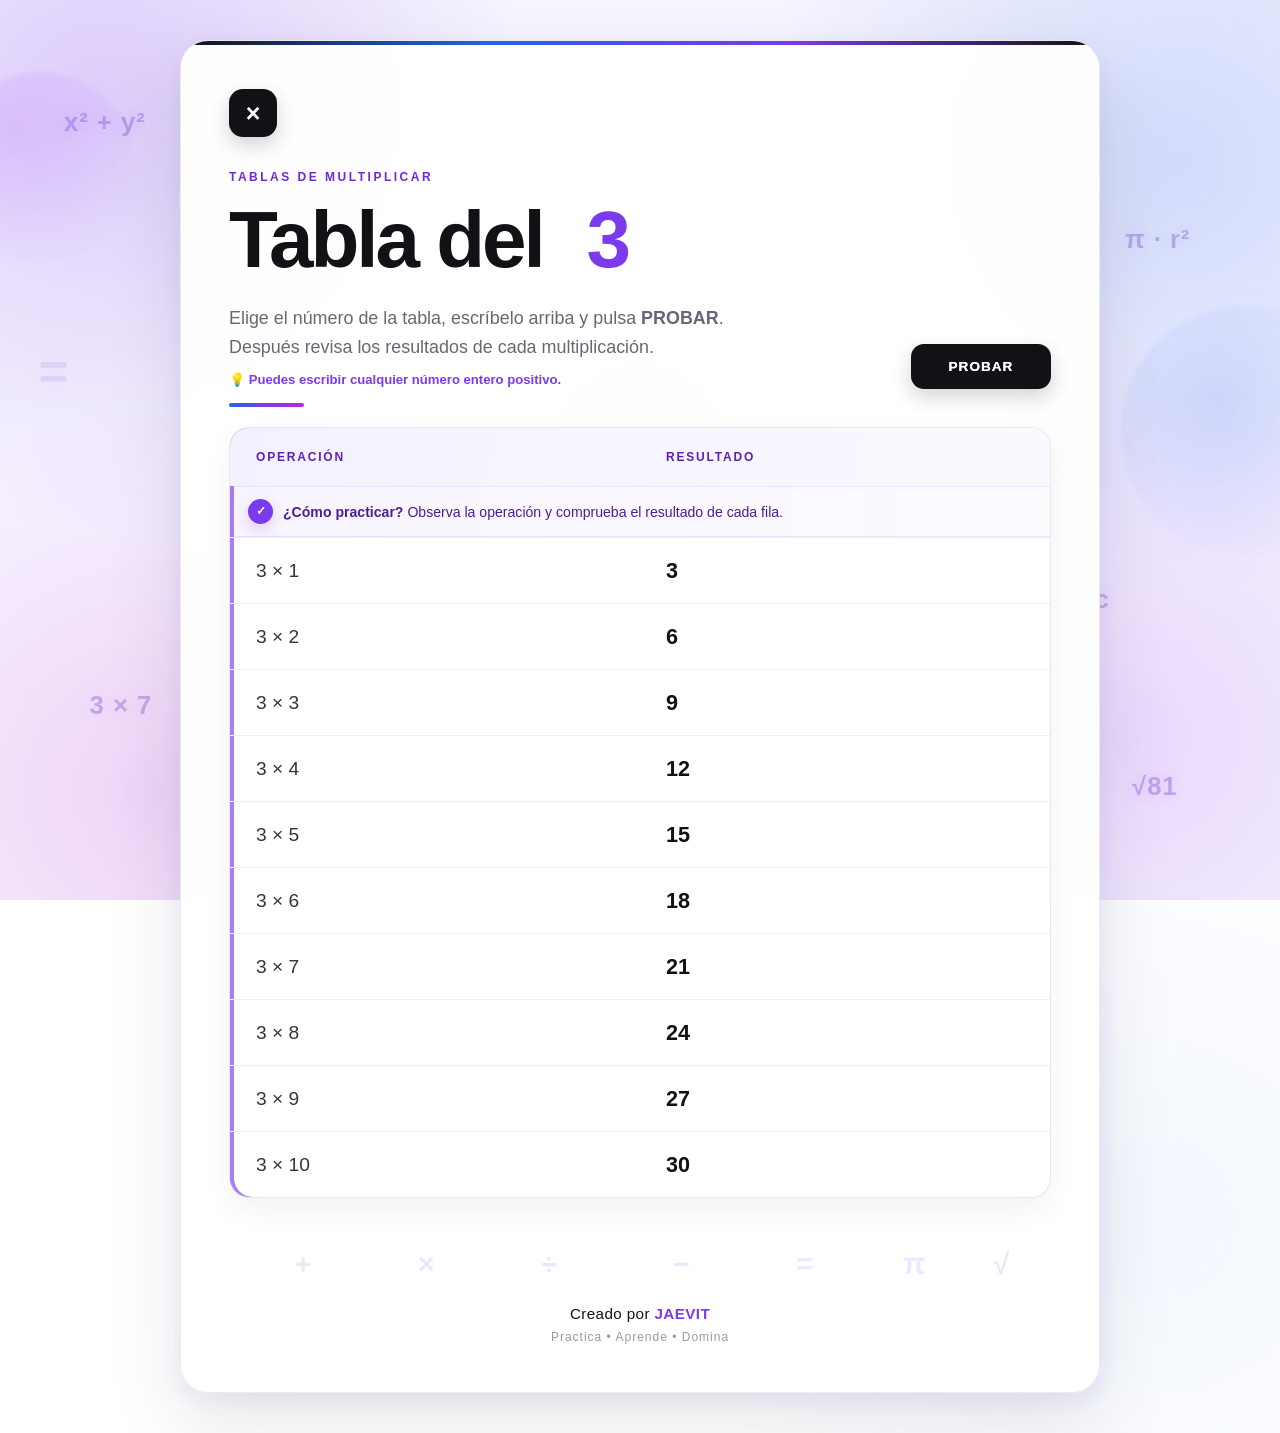
<file: tablas/index.html>
<!DOCTYPE html>
<html lang="es">

<head>
    <meta charset="UTF-8">
    <meta name="viewport" content="width=device-width, initial-scale=1.0">
    <title>Tabla del 3</title>
    <link rel="stylesheet" href="multiplicar.css">
</head>

<body>

    <div class="universo-matematico" aria-hidden="true">
        <span class="burbuja burbuja-1"></span>
        <span class="burbuja burbuja-2"></span>
        <span class="burbuja burbuja-3"></span>
        <span class="burbuja burbuja-4"></span>
        <span class="formula formula-1">x² + y²</span>
        <span class="formula formula-2">π · r²</span>
        <span class="formula formula-3">3 × 7</span>
        <span class="formula formula-4">√81</span>
        <span class="formula formula-5">a + b = c</span>
        <span class="punto-matematico punto-1">+</span>
        <span class="punto-matematico punto-2">×</span>
        <span class="punto-matematico punto-3">÷</span>
        <span class="punto-matematico punto-4">=</span>
    </div>

    <main class="contenedor">

        <!-- Logo matemático -->
        <div class="logo-matematico" aria-label="Logo matemático">
            <span>×</span>
        </div>

        <header class="encabezado">

            <div class="encabezado-texto">
                <span class="etiqueta">TABLAS DE MULTIPLICAR</span>

                <h1>
                    Tabla del
                    <input
                        class="numero-tabla"
                        id="txtNumeroTabla"
                        type="number"
                        min="1"
                        step="1"
                        value="3"
                        aria-label="Número de tabla"
                        title="Escribe el número de la tabla que quieres practicar"
                    >
                    <span class="aviso-input" aria-hidden="true">✎ Escribe un número</span>
                </h1>

                <p>
                    Elige el número de la tabla, escríbelo arriba y pulsa <strong>PROBAR</strong>.
                    Después revisa los resultados de cada multiplicación.
                </p>
                <small class="ayuda-tabla">
                    💡 Puedes escribir cualquier número entero positivo.
                </small>
            </div>

            <button class="btn-probar" onclick="generarNumeroTabla()">
                PROBAR
            </button>

        </header>


        <section class="tabla-container">

            <div class="tabla-header">
                <span>Operación</span>
                <span>Resultado</span>
            </div>

            <div class="tabla-ayuda" role="note">
                <span class="tabla-ayuda-icono">✓</span>
                <span><strong>¿Cómo practicar?</strong> Observa la operación y comprueba el resultado de cada fila.</span>
            </div>

            <div id="contenedorTablas">

                <div class="fila">
                    <span>3 × 1</span>
                    <strong>3</strong>
                </div>

                <div class="fila">
                    <span>3 × 2</span>
                    <strong>6</strong>
                </div>

                <div class="fila">
                    <span>3 × 3</span>
                    <strong>9</strong>
                </div>

                <div class="fila">
                    <span>3 × 4</span>
                    <strong>12</strong>
                </div>

                <div class="fila">
                    <span>3 × 5</span>
                    <strong>15</strong>
                </div>

                <div class="fila">
                    <span>3 × 6</span>
                    <strong>18</strong>
                </div>

                <div class="fila">
                    <span>3 × 7</span>
                    <strong>21</strong>
                </div>

                <div class="fila">
                    <span>3 × 8</span>
                    <strong>24</strong>
                </div>

                <div class="fila">
                    <span>3 × 9</span>
                    <strong>27</strong>
                </div>

                <div class="fila">
                    <span>3 × 10</span>
                    <strong>30</strong>
                </div>

            </div>
        </section>


        <footer>

            <div class="simbolos-matematicos" aria-hidden="true">
                <span>+</span>
                <span>×</span>
                <span>÷</span>
                <span>−</span>
                <span>=</span>
                <span>π</span>
                <span>√</span>
            </div>

            <p>
                Creado por <strong>JAEVIT</strong>
            </p>

            <small>
                Practica • Aprende • Domina
            </small>

        </footer>

    </main>

    <script src="multiplicar.js"></script>

</body>
</html>
</file>
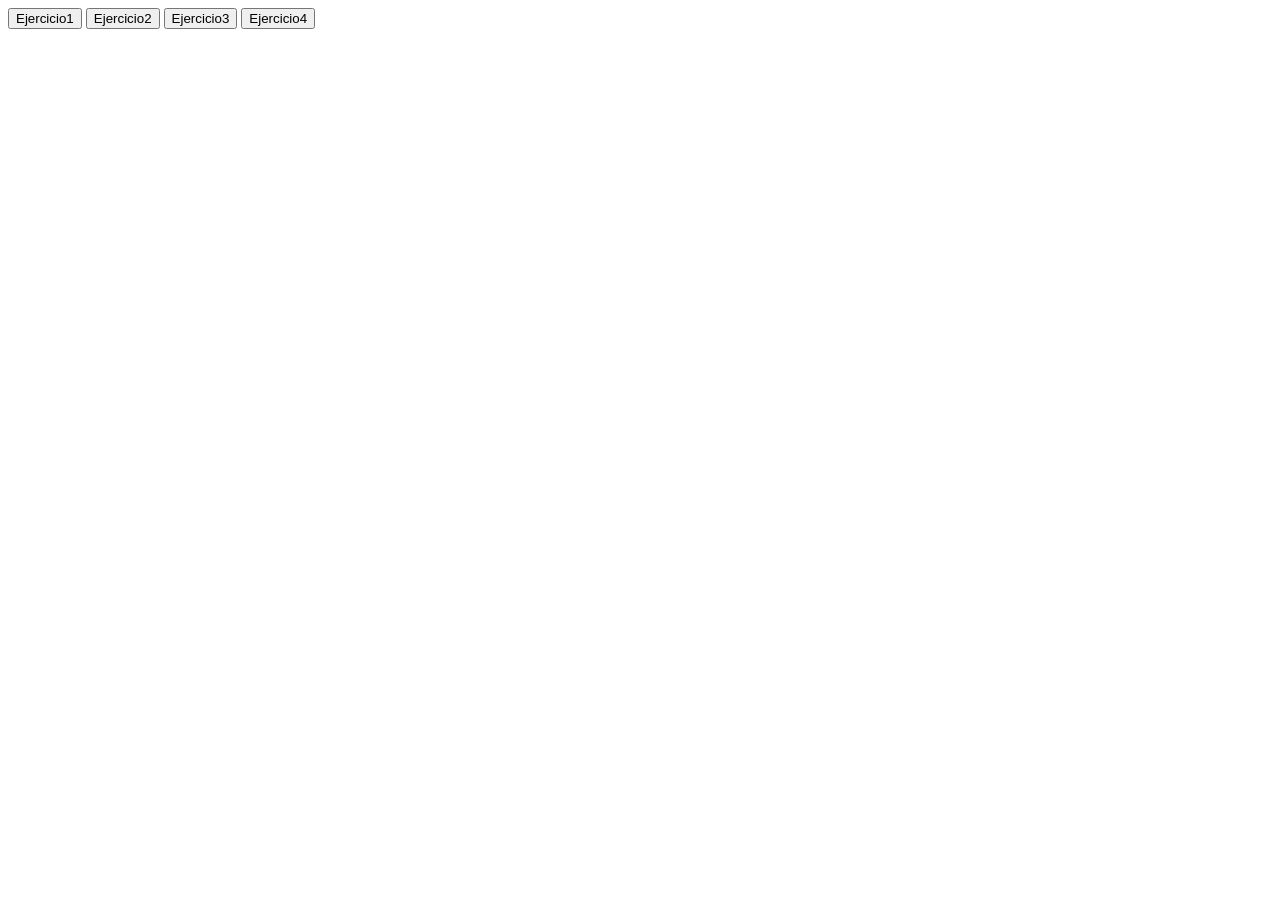
<file: ejercicio.html>
<!DOCTYPE html>
<html lang="en">
<head>
    <meta charset="UTF-8">
    <meta name="viewport" content="width=device-width, initial-scale=1.0">
    <title>Document</title>
    <script src="ejercicio.js"></script>
</head>
<body>

    <button onclick="ejecutar(1)">Ejercicio1</button>
    <button onclick="ejecutar(2)">Ejercicio2</button>
    <button onclick="ejecutar(3)">Ejercicio3</button>
    <button onclick="ejecutar(4)">Ejercicio4</button>
    
</body>
</html>
</file>
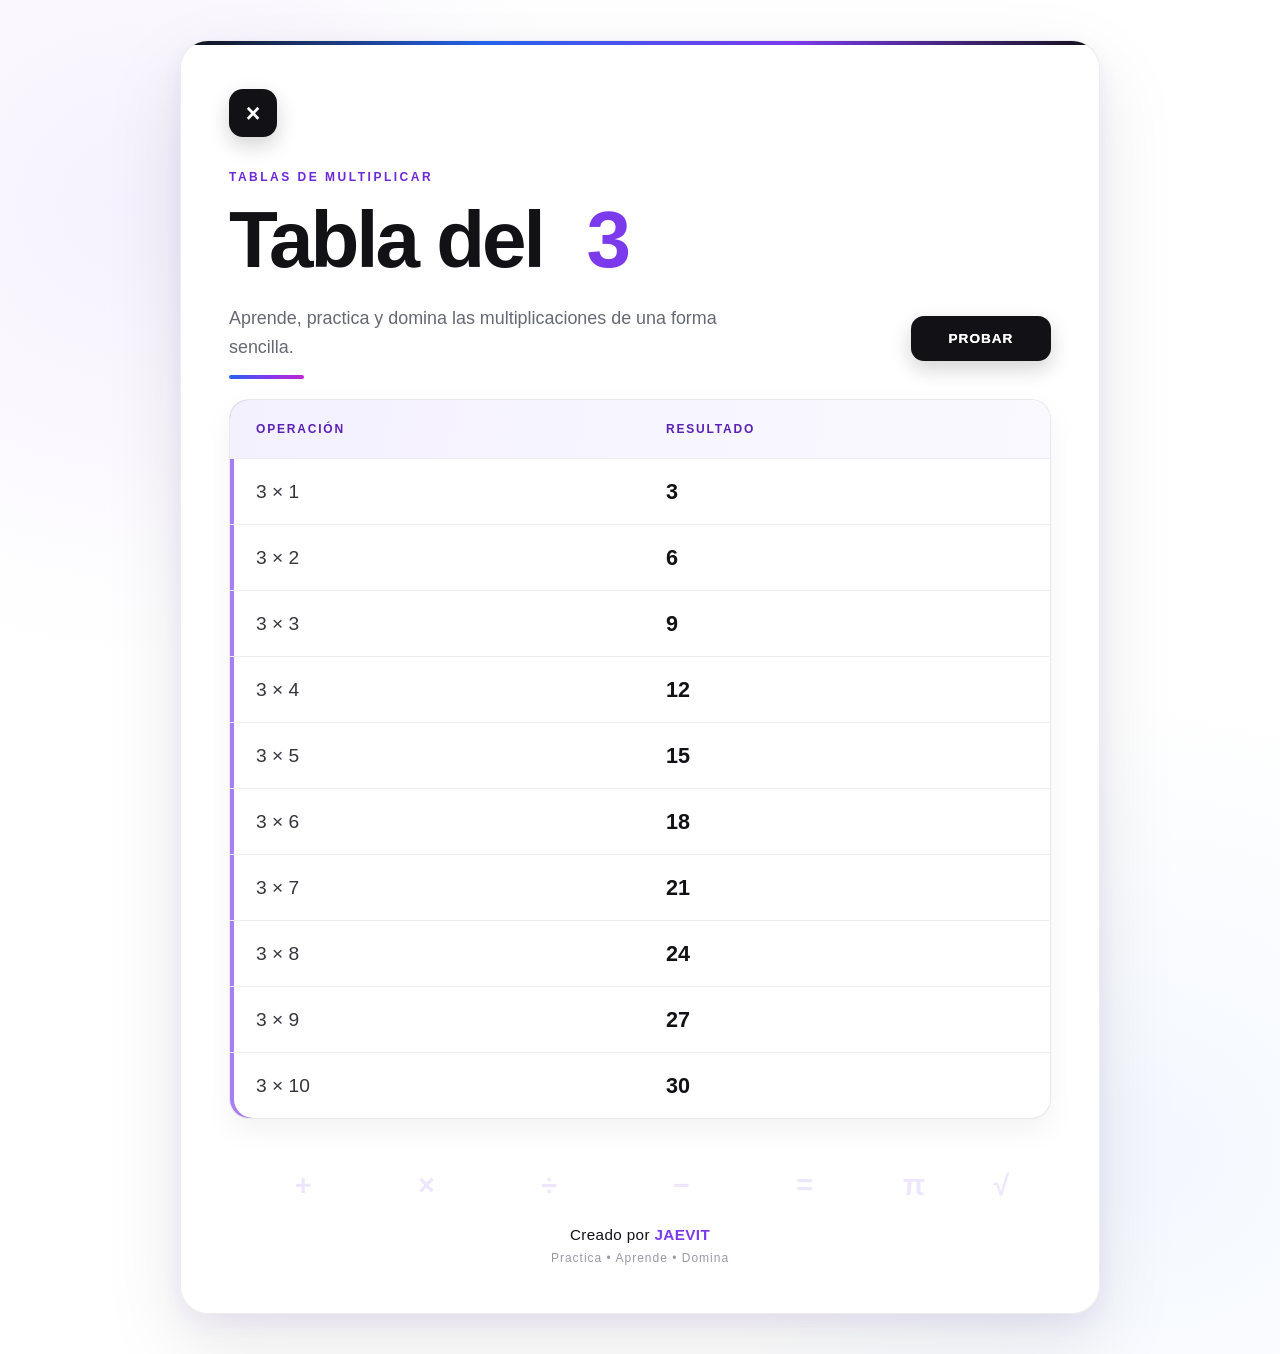
<file: tablas/multiplicar.html>
<!DOCTYPE html>
<html lang="es">

<head>
    <meta charset="UTF-8">
    <meta name="viewport" content="width=device-width, initial-scale=1.0">
    <title>Tabla del 3</title>
    <link rel="stylesheet" href="multiplicar.css">
</head>

<body>

    <main class="contenedor">

        <!-- Logo matemático -->
        <div class="logo-matematico" aria-label="Logo matemático">
            <span>×</span>
        </div>

        <header class="encabezado">

            <div class="encabezado-texto">
                <span class="etiqueta">TABLAS DE MULTIPLICAR</span>

                <h1>
                    Tabla del
                    <input
                        class="numero-tabla"
                        id="txtNumeroTabla"
                        type="number"
                        min="1"
                        step="1"
                        value="3"
                        aria-label="Número de tabla"
                    >
                </h1>

                <p>
                    Aprende, practica y domina las multiplicaciones
                    de una forma sencilla.
                </p>
            </div>

            <button class="btn-probar" onclick="generarNumeroTabla()">
                PROBAR
            </button>

        </header>


        <section class="tabla-container">

            <div class="tabla-header">
                <span>Operación</span>
                <span>Resultado</span>
            </div>

            <div id="contenedorTablas">

                <div class="fila">
                    <span>3 × 1</span>
                    <strong>3</strong>
                </div>

                <div class="fila">
                    <span>3 × 2</span>
                    <strong>6</strong>
                </div>

                <div class="fila">
                    <span>3 × 3</span>
                    <strong>9</strong>
                </div>

                <div class="fila">
                    <span>3 × 4</span>
                    <strong>12</strong>
                </div>

                <div class="fila">
                    <span>3 × 5</span>
                    <strong>15</strong>
                </div>

                <div class="fila">
                    <span>3 × 6</span>
                    <strong>18</strong>
                </div>

                <div class="fila">
                    <span>3 × 7</span>
                    <strong>21</strong>
                </div>

                <div class="fila">
                    <span>3 × 8</span>
                    <strong>24</strong>
                </div>

                <div class="fila">
                    <span>3 × 9</span>
                    <strong>27</strong>
                </div>

                <div class="fila">
                    <span>3 × 10</span>
                    <strong>30</strong>
                </div>

            </div>
        </section>


        <footer>

            <div class="simbolos-matematicos" aria-hidden="true">
                <span>+</span>
                <span>×</span>
                <span>÷</span>
                <span>−</span>
                <span>=</span>
                <span>π</span>
                <span>√</span>
            </div>

            <p>
                Creado por <strong>JAEVIT</strong>
            </p>

            <small>
                Practica • Aprende • Domina
            </small>

        </footer>

    </main>

    <script src="multiplicar.js"></script>

</body>
</html>
</file>
<file: tablas/multiplicar.css>
/* =========================================
   CONFIGURACIÓN GENERAL
   ========================================= */

* {
    box-sizing: border-box;
    margin: 0;
    padding: 0;
}

html {
    scroll-behavior: smooth;
}

body {
    min-height: 100vh;
    font-family: -apple-system, BlinkMacSystemFont, "SF Pro Display",
        "SF Pro Text", "Segoe UI", Arial, sans-serif;

    background:
        radial-gradient(circle at 10% 15%,
            rgba(124, 58, 237, 0.07),
            transparent 28%),
        radial-gradient(circle at 90% 85%,
            rgba(59, 130, 246, 0.06),
            transparent 28%),
        #ffffff;

    color: #111116;

    display: flex;
    justify-content: center;
    align-items: center;

    padding: 40px 20px;

    overflow-x: hidden;
}


/* =========================================
   CONTENEDOR PRINCIPAL
   ========================================= */

.contenedor {
    position: relative;

    width: 100%;
    max-width: 920px;

    background: rgba(255, 255, 255, 0.96);

    border: 1px solid rgba(17, 17, 22, 0.08);
    border-radius: 28px;

    padding: 48px;

    box-shadow:
        0 30px 80px rgba(20, 20, 30, 0.10),
        0 8px 25px rgba(124, 58, 237, 0.08);

    overflow: hidden;

    animation: aparecer 0.7s ease both;
}


/* Línea violeta superior */

.contenedor::before {
    content: "";

    position: absolute;
    top: 0;
    left: 0;

    width: 100%;
    height: 4px;

    background: linear-gradient(
        90deg,
        #111116,
        #2563eb,
        #7c3aed,
        #111116
    );
}


/* =========================================
   LOGO MATEMÁTICO
   ========================================= */

.logo-matematico {
    width: 48px;
    height: 48px;

    display: flex;
    align-items: center;
    justify-content: center;

    border-radius: 14px;

    background: #111116;
    color: #ffffff;

    font-size: 25px;
    font-weight: 700;

    box-shadow:
        0 8px 20px rgba(17, 17, 22, 0.18);

    margin-bottom: 30px;

    transition:
        transform 0.35s ease,
        background 0.35s ease,
        box-shadow 0.35s ease;
}

.logo-matematico:hover {
    transform: translateY(-3px) rotate(-4deg);

    background: linear-gradient(
        135deg,
        #2563eb,
        #7c3aed
    );

    box-shadow:
        0 12px 28px rgba(124, 58, 237, 0.25);
}


/* =========================================
   ENCABEZADO
   ========================================= */

.encabezado {
    display: flex;
    justify-content: space-between;
    align-items: flex-end;

    gap: 40px;

    margin-bottom: 38px;
}

.encabezado-texto {
    min-width: 0;
}

.etiqueta {
    display: inline-block;

    color: #6d28d9;

    font-size: 0.75rem;
    font-weight: 800;

    letter-spacing: 2.5px;

    margin-bottom: 10px;
}

h1 {
    font-size: clamp(3rem, 7vw, 5rem);

    line-height: 0.95;

    letter-spacing: -3px;

    font-weight: 700;

    color: #111116;

    display: flex;
    align-items: center;
    flex-wrap: wrap;
    gap: 0.18em;
}


/* =========================================
   NÚMERO DE TABLA
   ========================================= */

.numero-tabla {
    width: 1.25em;
    min-width: 1.25em;

    padding: 0;

    border: none;
    outline: none;

    background: transparent;

    color: #7c3aed;

    font-family: inherit;
    font-size: 1em;
    font-weight: 800;

    line-height: 0.95;

    letter-spacing: -3px;

    text-align: center;

    appearance: textfield;
    -moz-appearance: textfield;

    cursor: text;

    transition:
        color 0.3s ease,
        transform 0.35s ease,
        text-shadow 0.35s ease,
        filter 0.35s ease;
}


/* Quitar flechas del input */

.numero-tabla::-webkit-outer-spin-button,
.numero-tabla::-webkit-inner-spin-button {
    -webkit-appearance: none;
    margin: 0;
}


/* Animación moderna al seleccionar */

.numero-tabla:focus {
    color: #a855f7;

    transform:
        scale(1.12)
        rotate(-2deg);

    text-shadow:
        0 0 8px rgba(124, 58, 237, 0.45),
        0 0 20px rgba(168, 85, 247, 0.30);

    filter: brightness(1.08);

    animation: numeroSeleccionado 1.1s ease-in-out infinite;
}


/* Pequeño efecto al pasar el mouse */

.numero-tabla:hover {
    transform: scale(1.06);

    text-shadow:
        0 0 10px rgba(124, 58, 237, 0.25);
}


@keyframes numeroSeleccionado {

    0%,
    100% {
        transform:
            scale(1.08)
            rotate(-2deg);
    }

    50% {
        transform:
            scale(1.15)
            rotate(2deg);
    }
}


.encabezado p {
    max-width: 550px;

    margin-top: 18px;

    color: #666873;

    font-size: clamp(1rem, 2vw, 1.12rem);

    line-height: 1.6;
}


/* =========================================
   BOTÓN PROBAR
   ========================================= */

.btn-probar {
    position: relative;

    flex-shrink: 0;

    min-width: 140px;

    border: none;

    background: #111116;
    color: #ffffff;

    padding: 15px 28px;

    border-radius: 13px;

    font-size: 0.85rem;
    font-weight: 800;

    letter-spacing: 1px;

    cursor: pointer;

    overflow: hidden;

    box-shadow:
        0 8px 20px rgba(17, 17, 22, 0.18);

    transition:
        transform 0.35s ease,
        box-shadow 0.35s ease,
        background 0.5s ease;
}

.btn-probar::before {
    content: "";

    position: absolute;

    inset: 0;

    background: linear-gradient(
        110deg,
        #2563eb,
        #4f46e5,
        #7c3aed
    );

    opacity: 0;

    transition: opacity 0.45s ease;
}

.btn-probar {
    isolation: isolate;
}

.btn-probar::after {
    content: "PROBAR";

    position: absolute;

    inset: 0;

    display: flex;
    align-items: center;
    justify-content: center;

    z-index: 2;
}

.btn-probar:hover {
    transform: translateY(-4px);

    box-shadow:
        0 15px 32px rgba(79, 70, 229, 0.28);
}

.btn-probar:hover::before {
    opacity: 1;
}


/* =========================================
   TABLA
   ========================================= */

.tabla-container {
    width: 100%;

    border: 1px solid rgba(17, 17, 22, 0.09);

    border-radius: 20px;

    overflow: hidden;

    background: #ffffff;

    box-shadow:
        0 12px 30px rgba(20, 20, 30, 0.05);
}

.tabla-header,
.fila {
    display: grid;

    grid-template-columns: 1fr 1fr;

    align-items: center;
}

.tabla-header {
    min-height: 58px;

    background:
        linear-gradient(
            100deg,
            #f4f1ff,
            #faf9ff
        );

    color: #5b21b6;

    font-size: 0.75rem;
    font-weight: 800;

    text-transform: uppercase;

    letter-spacing: 1.8px;
}

.tabla-header span {
    padding: 18px 26px;
}

.fila {
    min-height: 66px;

    border-top: 1px solid #eeeeF3;

    transition:
        background 0.3s ease,
        transform 0.3s ease;
}

.fila span,
.fila strong {
    padding: 17px 26px;
}

.fila span {
    color: #34353d;

    font-size: clamp(1.05rem, 2vw, 1.2rem);

    font-weight: 500;
}

.fila strong {
    color: #111116;

    font-size: clamp(1.15rem, 2.5vw, 1.35rem);

    font-weight: 750;

    transition:
        color 0.3s ease,
        transform 0.3s ease;
}

.fila:hover {
    background:
        linear-gradient(
            90deg,
            #ffffff,
            #faf8ff
        );
}

.fila:hover strong {
    color: #7c3aed;

    transform: translateX(5px);
}


/* =========================================
   FOOTER MATEMÁTICO
   ========================================= */

footer {
    position: relative;

    text-align: center;

    margin-top: 42px;

    padding-top: 8px;

    overflow: hidden;
}

.simbolos-matematicos {
    height: 45px;

    position: relative;

    margin-bottom: 12px;

    pointer-events: none;
}

.simbolos-matematicos span {
    position: absolute;

    color: rgba(124, 58, 237, 0.13);

    font-size: 1.8rem;

    font-weight: 700;

    animation: flotar 5s ease-in-out infinite;
}

.simbolos-matematicos span:nth-child(1) {
    left: 8%;
    animation-delay: 0s;
}

.simbolos-matematicos span:nth-child(2) {
    left: 23%;
    animation-delay: 0.8s;
}

.simbolos-matematicos span:nth-child(3) {
    left: 38%;
    animation-delay: 1.4s;
}

.simbolos-matematicos span:nth-child(4) {
    left: 54%;
    animation-delay: 0.5s;
}

.simbolos-matematicos span:nth-child(5) {
    left: 69%;
    animation-delay: 1.8s;
}

.simbolos-matematicos span:nth-child(6) {
    left: 82%;
    animation-delay: 1s;
}

.simbolos-matematicos span:nth-child(7) {
    left: 93%;
    animation-delay: 2.2s;
}

footer p {
    color: #111116;

    font-size: 0.95rem;

    letter-spacing: 0.4px;
}

footer p strong {
    color: #7c3aed;

    font-weight: 800;
}

footer small {
    display: block;

    margin-top: 8px;

    color: #9899a3;

    font-size: 0.75rem;

    letter-spacing: 1px;
}


/* =========================================
   ANIMACIONES
   ========================================= */

@keyframes aparecer {
    from {
        opacity: 0;
        transform: translateY(18px);
    }

    to {
        opacity: 1;
        transform: translateY(0);
    }
}

@keyframes flotar {
    0%,
    100% {
        transform: translateY(5px) rotate(-3deg);
    }

    50% {
        transform: translateY(-10px) rotate(3deg);
    }
}


/* =========================================
   TABLET
   ========================================= */

@media (max-width: 700px) {

    body {
        padding: 25px 14px;
    }

    .contenedor {
        padding: 34px 26px;

        border-radius: 24px;
    }

    .encabezado {
        align-items: center;

        gap: 25px;
    }

    h1 {
        letter-spacing: -2px;
    }

    .numero-tabla {
        letter-spacing: -2px;
    }

    .tabla-header span,
    .fila span,
    .fila strong {
        padding-left: 20px;
        padding-right: 20px;
    }
}


/* =========================================
   MÓVIL
   ========================================= */

@media (max-width: 520px) {

    body {
        padding: 12px;

        align-items: flex-start;
    }

    .contenedor {
        padding: 25px 18px;

        border-radius: 20px;

        margin-top: 8px;
    }

    .logo-matematico {
        width: 44px;
        height: 44px;

        margin-bottom: 24px;
    }

    .encabezado {
        flex-direction: column;

        align-items: stretch;

        gap: 22px;

        margin-bottom: 28px;
    }

    h1 {
        font-size: clamp(2.7rem, 14vw, 4rem);

        letter-spacing: -2px;

        gap: 0.12em;
    }

    .numero-tabla {
        letter-spacing: -2px;
    }

    .encabezado p {
        font-size: 0.95rem;

        margin-top: 14px;
    }

    .btn-probar {
        width: 100%;

        padding: 16px;
    }

    .tabla-container {
        border-radius: 16px;
    }

    .tabla-header {
        min-height: 50px;

        font-size: 0.68rem;

        letter-spacing: 1px;
    }

    .tabla-header span,
    .fila span,
    .fila strong {
        padding: 15px 14px;
    }

    .fila {
        min-height: 60px;
    }

    footer {
        margin-top: 32px;
    }

    .simbolos-matematicos {
        height: 38px;
    }
}


/* =========================================
   MÓVILES PEQUEÑOS
   ========================================= */

@media (max-width: 350px) {

    .contenedor {
        padding: 22px 13px;
    }

    .etiqueta {
        font-size: 0.65rem;

        letter-spacing: 1.5px;
    }

    h1 {
        font-size: 2.5rem;
    }

    .numero-tabla {
        letter-spacing: -1.5px;
    }

    .tabla-header span,
    .fila span,
    .fila strong {
        padding: 13px 10px;
    }

    .fila span {
        font-size: 0.95rem;
    }

    .fila strong {
        font-size: 1.05rem;
    }

    .simbolos-matematicos span {
        font-size: 1.4rem;
    }
}


/* =========================================
   DISPOSITIVOS CON POCO ALTO
   ========================================= */

@media (max-height: 700px) and (min-width: 521px) {

    body {
        align-items: flex-start;
    }

    .contenedor {
        margin-top: 20px;
    }
}



/* =========================================
   CAPA MATEMÁTICA INTERACTIVA
   ========================================= */

body {
    position: relative;
    isolation: isolate;
}

.universo-matematico {
    position: fixed;
    inset: 0;
    z-index: -1;
    overflow: hidden;
    pointer-events: none;
    background:
        radial-gradient(circle at 50% 50%, rgba(124, 58, 237, 0.045), transparent 38%),
        radial-gradient(circle at 8% 80%, rgba(168, 85, 247, 0.08), transparent 30%),
        radial-gradient(circle at 92% 12%, rgba(37, 99, 235, 0.07), transparent 30%);
}

.burbuja {
    position: absolute;
    display: block;
    border-radius: 50%;
    filter: blur(2px);
    opacity: 0.42;
    animation: orbitarMatematica 12s ease-in-out infinite;
}

.burbuja-1 {
    width: 190px;
    height: 190px;
    top: 8%;
    left: -55px;
    background: radial-gradient(circle at 35% 30%, rgba(168, 85, 247, 0.24), rgba(124, 58, 237, 0.02) 70%);
}

.burbuja-2 {
    width: 250px;
    height: 250px;
    right: -90px;
    top: 34%;
    background: radial-gradient(circle at 40% 40%, rgba(37, 99, 235, 0.17), rgba(37, 99, 235, 0.015) 72%);
    animation-delay: -4s;
}

.burbuja-3 {
    width: 145px;
    height: 145px;
    left: 15%;
    bottom: -45px;
    background: radial-gradient(circle at 40% 35%, rgba(217, 70, 239, 0.17), rgba(124, 58, 237, 0.015) 70%);
    animation-delay: -7s;
}

.burbuja-4 {
    width: 110px;
    height: 110px;
    right: 17%;
    top: 8%;
    background: radial-gradient(circle at 40% 35%, rgba(124, 58, 237, 0.15), transparent 72%);
    animation-delay: -2s;
}

.formula,
.punto-matematico {
    position: absolute;
    color: rgba(91, 33, 182, 0.11);
    user-select: none;
    white-space: nowrap;
}

.formula {
    font-size: clamp(1rem, 2vw, 1.7rem);
    font-weight: 700;
    letter-spacing: 1px;
    animation: formulaFlotante 9s ease-in-out infinite;
}

.formula-1 { top: 12%; left: 5%; }
.formula-2 { top: 25%; right: 7%; animation-delay: -2s; }
.formula-3 { bottom: 20%; left: 7%; animation-delay: -4s; }
.formula-4 { bottom: 11%; right: 8%; animation-delay: -6s; }
.formula-5 { top: 65%; left: 78%; animation-delay: -3s; }

.punto-matematico {
    font-size: clamp(1.8rem, 4vw, 3.4rem);
    font-weight: 800;
    opacity: 0.09;
    animation: simboloProfundo 7s ease-in-out infinite;
}

.punto-1 { top: 18%; left: 25%; }
.punto-2 { top: 55%; right: 20%; animation-delay: -2s; }
.punto-3 { bottom: 15%; left: 25%; animation-delay: -4s; }
.punto-4 { top: 38%; left: 3%; animation-delay: -5s; }

@keyframes orbitarMatematica {
    0%, 100% {
        transform: translate3d(0, 0, 0) scale(1);
    }
    50% {
        transform: translate3d(24px, -22px, 0) scale(1.08);
    }
}

@keyframes formulaFlotante {
    0%, 100% {
        transform: translate3d(0, 8px, 0) rotate(-2deg);
    }
    50% {
        transform: translate3d(0, -16px, 0) rotate(2deg);
    }
}

@keyframes simboloProfundo {
    0%, 100% {
        transform: translateY(5px) rotate(-5deg);
    }
    50% {
        transform: translateY(-18px) rotate(5deg);
    }
}


/* =========================================
   AYUDAS E INSTRUCCIONES
   ========================================= */

.ayuda-tabla {
    display: block;
    margin-top: 9px;
    color: #7c3aed;
    font-size: 0.82rem;
    font-weight: 600;
    line-height: 1.45;
}

.encabezado-texto {
    position: relative;
}

.tabla-ayuda {
    display: flex;
    align-items: center;
    gap: 10px;
    min-height: 48px;
    padding: 12px 18px;
    border-top: 1px solid rgba(124, 58, 237, 0.12);
    border-bottom: 1px solid rgba(124, 58, 237, 0.12);
    background: linear-gradient(
        90deg,
        rgba(124, 58, 237, 0.055),
        rgba(168, 85, 247, 0.025)
    );
    color: #4c1d95;
    font-size: 0.88rem;
    line-height: 1.45;
}

.tabla-ayuda-icono {
    flex: 0 0 auto;
    width: 25px;
    height: 25px;
    display: inline-flex;
    align-items: center;
    justify-content: center;
    border-radius: 50%;
    background: #7c3aed;
    color: #ffffff;
    font-size: 0.75rem;
    font-weight: 800;
    box-shadow: 0 5px 14px rgba(124, 58, 237, 0.2);
}


/* =========================================
   DIFERENCIACIÓN TEMÁTICA DE SECCIONES
   ========================================= */

.encabezado,
.tabla-container,
footer {
    position: relative;
}

.encabezado::after,
.tabla-container::after,
footer::after {
    content: "";
    position: absolute;
    pointer-events: none;
}

.encabezado::after {
    width: 75px;
    height: 4px;
    left: 0;
    bottom: -18px;
    border-radius: 999px;
    background: linear-gradient(90deg, #2563eb, #7c3aed, #c026d3);
}

.tabla-container {
    box-shadow:
        0 12px 30px rgba(20, 20, 30, 0.05),
        inset 4px 0 0 rgba(124, 58, 237, 0.65);
}

footer::after {
    width: 90px;
    height: 2px;
    top: -10px;
    left: 50%;
    transform: translateX(-50%);
    border-radius: 999px;
    background: linear-gradient(90deg, #2563eb, #7c3aed, #c026d3);
}


/* =========================================
   NÚMEROS LARGOS SIN PERDER VISIBILIDAD
   ========================================= */

/*
   No se modifica el diseño tipográfico existente del h1 ni del input.
   field-sizing permite que el campo se adapte al contenido en navegadores
   modernos, evitando que un número largo quede oculto dentro del input.
*/
.numero-tabla {
    field-sizing: content;
    max-width: 100%;
    overflow: visible;
}


/* =========================================
   AJUSTE DE AYUDAS EN MÓVIL
   ========================================= */

@media (max-width: 520px) {
    .tabla-ayuda {
        align-items: flex-start;
        padding: 11px 13px;
        font-size: 0.8rem;
    }

    .ayuda-tabla {
        font-size: 0.78rem;
    }

    .formula {
        opacity: 0.75;
    }

    .formula-5,
    .punto-4 {
        display: none;
    }
}

@media (max-width: 350px) {
    .tabla-ayuda {
        gap: 7px;
        font-size: 0.75rem;
    }

    .tabla-ayuda-icono {
        width: 22px;
        height: 22px;
    }
}


/* =========================================
   REDUCCIÓN DE MOVIMIENTO
   ========================================= */

@media (prefers-reduced-motion: reduce) {

    *,
    *::before,
    *::after {
        animation-duration: 0.01ms !important;
        animation-iteration-count: 1 !important;

        transition-duration: 0.01ms !important;
    }
}

/* =========================================================
   REFINAMIENTO PROFESIONAL — SIN CAMBIAR ANIMACIONES BASE
   ========================================================= */

/* Fondo matemático más presente: misma animación, mayor fuerza visual */
.universo-matematico {
    background:
        radial-gradient(circle at 8% 12%, rgba(124, 58, 237, 0.22), transparent 30%),
        radial-gradient(circle at 92% 18%, rgba(37, 99, 235, 0.18), transparent 31%),
        radial-gradient(circle at 12% 88%, rgba(192, 38, 211, 0.16), transparent 28%),
        radial-gradient(circle at 88% 82%, rgba(168, 85, 247, 0.18), transparent 30%),
        radial-gradient(circle at 50% 50%, rgba(124, 58, 237, 0.09), transparent 42%),
        #f7f5ff;
}

.universo-matematico .burbuja {
    opacity: 0.72;
}

.universo-matematico .formula,
.universo-matematico .punto-matematico {
    color: rgba(91, 33, 182, 0.28);
    text-shadow:
        0 0 18px rgba(124, 58, 237, 0.12);
}

.universo-matematico .punto-matematico {
    opacity: 0.22;
}

/* Logo: invitación táctil en pantallas móviles */
.logo-matematico {
    position: relative;
    z-index: 3;
}

@keyframes logoLlamada {
    0%, 72%, 100% {
        transform: translateX(0) rotate(0);
    }
    76% {
        transform: translateX(-3px) rotate(-4deg);
    }
    80% {
        transform: translateX(3px) rotate(4deg);
    }
    84% {
        transform: translateX(-2px) rotate(-3deg);
    }
    88% {
        transform: translateX(2px) rotate(3deg);
    }
    92% {
        transform: translateX(0) rotate(0);
    }
}

@media (max-width: 520px) {
    .logo-matematico {
        animation: logoLlamada 3.2s ease-in-out infinite;
    }

    /* En móvil el color aparece al tocar, no por hover */
    .logo-matematico:hover {
        transform: none;
        background: #111116;
        box-shadow: 0 8px 20px rgba(17, 17, 22, 0.18);
    }

    .logo-matematico:active {
        animation: none;
        transform: scale(0.94) rotate(-4deg);
        background: linear-gradient(135deg, #2563eb, #7c3aed);
        box-shadow: 0 12px 28px rgba(124, 58, 237, 0.34);
    }
}

/* Número largo: desde la 4.ª cifra reduce solo el tamaño del input */
.numero-tabla {
    field-sizing: content;
    max-width: 100%;
    overflow: visible;
}

.numero-tabla.numero-largo {
    font-size: 0.78em;
    letter-spacing: -2px;
}

.numero-tabla.numero-muy-largo {
    font-size: 0.62em;
    letter-spacing: -1.5px;
}

.numero-tabla.numero-extremo {
    font-size: 0.50em;
    letter-spacing: -1px;
}

/* Aviso instantáneo cuando el campo queda vacío */
.aviso-input {
    display: none;
    position: absolute;
    left: calc(100% + 12px);
    top: 50%;
    transform: translateY(-50%);
    white-space: nowrap;
    padding: 6px 10px;
    border-radius: 8px;
    background: #111116;
    color: #ffffff;
    font-size: 0.72rem;
    font-weight: 700;
    letter-spacing: 0.2px;
    box-shadow: 0 8px 20px rgba(17, 17, 22, 0.18);
    animation: avisoEntrada 0.18s ease both;
    pointer-events: none;
}

.aviso-input::before {
    content: "";
    position: absolute;
    left: -5px;
    top: 50%;
    width: 10px;
    height: 10px;
    background: #111116;
    transform: translateY(-50%) rotate(45deg);
}

.encabezado-texto.input-vacio .aviso-input {
    display: block;
}

@keyframes avisoEntrada {
    from {
        opacity: 0;
        transform: translate(-5px, -50%);
    }
    to {
        opacity: 1;
        transform: translate(0, -50%);
    }
}

@media (max-width: 700px) {
    .aviso-input {
        left: auto;
        right: 0;
        top: calc(100% + 10px);
        transform: none;
    }

    .aviso-input::before {
        left: auto;
        right: 18px;
        top: -5px;
        transform: rotate(45deg);
    }

    .encabezado-texto.input-vacio .aviso-input {
        transform: none;
    }
}

@media (max-width: 520px) {
    .universo-matematico .formula,
    .universo-matematico .punto-matematico {
        color: rgba(91, 33, 182, 0.34);
    }

    .numero-tabla.numero-largo {
        font-size: 0.76em;
    }

    .numero-tabla.numero-muy-largo {
        font-size: 0.60em;
    }

    .numero-tabla.numero-extremo {
        font-size: 0.48em;
    }
}

@media (prefers-reduced-motion: reduce) {
    .logo-matematico {
        animation: none !important;
    }
}

/* =========================================================
   MEJORAS PROFESIONALES
   ========================================================= */


/* =========================================================
   FONDO MATEMÁTICO MÁS VISIBLE
   Mantiene las animaciones existentes.
   ========================================================= */

.universo-matematico {

    background:

        radial-gradient(
            circle at 8% 12%,
            rgba(124, 58, 237, 0.22),
            transparent 30%
        ),

        radial-gradient(
            circle at 92% 18%,
            rgba(37, 99, 235, 0.18),
            transparent 31%
        ),

        radial-gradient(
            circle at 12% 88%,
            rgba(192, 38, 211, 0.16),
            transparent 28%
        ),

        radial-gradient(
            circle at 88% 82%,
            rgba(168, 85, 247, 0.18),
            transparent 30%
        ),

        radial-gradient(
            circle at 50% 50%,
            rgba(124, 58, 237, 0.09),
            transparent 42%
        ),

        #f7f5ff;
}


/* Hacer visibles los elementos matemáticos
   sin cambiar sus animaciones */

.universo-matematico .burbuja {

    opacity: 0.72;
}


.universo-matematico .formula {

    color: rgba(91, 33, 182, 0.28);

    text-shadow:
        0 0 18px rgba(124, 58, 237, 0.12);
}


.universo-matematico .punto-matematico {

    color: rgba(91, 33, 182, 0.28);

    opacity: 0.35;

    text-shadow:
        0 0 18px rgba(124, 58, 237, 0.12);
}



/* =========================================================
   INPUT DE LA TABLA
   ========================================================= */

.numero-tabla {

    max-width: none;

    overflow: visible;

    flex-shrink: 0;
}


/* =========================================================
   NÚMERO DE 4 Y 5 CIFRAS
   ========================================================= */

.numero-tabla.numero-largo {

    width: 2.4em;

    font-size: 0.78em;

    letter-spacing: -2px;
}


/* =========================================================
   NÚMERO DE 6 A 8 CIFRAS
   ========================================================= */

.numero-tabla.numero-muy-largo {

    width: 3.8em;

    font-size: 0.62em;

    letter-spacing: -1.5px;
}


/* =========================================================
   NÚMERO DE 9 CIFRAS O MÁS
   ========================================================= */

.numero-tabla.numero-extremo {

    width: 5.5em;

    font-size: 0.50em;

    letter-spacing: -1px;
}



/* =========================================================
   IMPORTANTE:
   El aviso debe tomar como referencia el encabezado.
   ========================================================= */

.encabezado-texto h1 {

    position: relative;
}



/* =========================================================
   MENSAJE CUANDO EL INPUT ESTÁ VACÍO
   ========================================================= */

.aviso-input {

    display: none;

    position: absolute;

    left: calc(100% + 12px);

    top: 50%;

    transform: translateY(-50%);

    white-space: nowrap;

    padding: 7px 11px;

    border-radius: 9px;

    background: #111116;

    color: #ffffff;

    font-size: 0.72rem;

    font-weight: 700;

    letter-spacing: 0.2px;

    box-shadow:
        0 8px 20px rgba(17, 17, 22, 0.18);

    animation:
        avisoEntrada 0.18s ease both;

    pointer-events: none;

    z-index: 20;
}


/* Pequeña flecha del mensaje */

.aviso-input::before {

    content: "";

    position: absolute;

    left: -5px;

    top: 50%;

    width: 10px;

    height: 10px;

    background: #111116;

    transform:
        translateY(-50%)
        rotate(45deg);
}


/* Mostrar aviso */

.encabezado-texto.input-vacio .aviso-input {

    display: block;
}


@keyframes avisoEntrada {

    from {

        opacity: 0;

        transform:
            translateY(-50%)
            translateX(-5px);
    }

    to {

        opacity: 1;

        transform:
            translateY(-50%)
            translateX(0);
    }
}



/* =========================================================
   LOGO: VIBRACIÓN TIPO LLAMADA
   ========================================================= */

@keyframes logoLlamada {

    0%,
    72%,
    100% {

        transform:
            translateX(0)
            rotate(0);
    }


    76% {

        transform:
            translateX(-3px)
            rotate(-4deg);
    }


    80% {

        transform:
            translateX(3px)
            rotate(4deg);
    }


    84% {

        transform:
            translateX(-2px)
            rotate(-3deg);
    }


    88% {

        transform:
            translateX(2px)
            rotate(3deg);
    }


    92% {

        transform:
            translateX(0)
            rotate(0);
    }
}



/* =========================================================
   TABLET / MÓVIL
   ========================================================= */

@media (max-width: 700px) {

    .numero-tabla.numero-largo {

        width: 2.5em;

        font-size: 0.76em;
    }


    .numero-tabla.numero-muy-largo {

        width: 3.9em;

        font-size: 0.60em;
    }


    .numero-tabla.numero-extremo {

        width: 5.6em;

        font-size: 0.48em;
    }
}



/* =========================================================
   MÓVIL
   ========================================================= */

@media (max-width: 520px) {


    /* Logo que llama la atención */

    .logo-matematico {

        animation:
            logoLlamada 3.2s ease-in-out infinite;
    }


    /* Al pasar mouse no cambia de color */

    .logo-matematico:hover {

        transform: none;

        background: #111116;

        box-shadow:
            0 8px 20px rgba(17, 17, 22, 0.18);
    }


    /* Al tocar el logo */

    .logo-matematico:active {

        animation: none;

        transform:
            scale(0.94)
            rotate(-4deg);

        background:
            linear-gradient(
                135deg,
                #2563eb,
                #7c3aed
            );

        box-shadow:
            0 12px 28px
            rgba(124, 58, 237, 0.34);
    }



    /* -----------------------------------------
       Números grandes en móvil
       ----------------------------------------- */


    .numero-tabla.numero-largo {

        width: 2.6em;

        font-size: 0.74em;

        letter-spacing: -1.8px;
    }


    .numero-tabla.numero-muy-largo {

        width: 4em;

        font-size: 0.58em;

        letter-spacing: -1.2px;
    }


    .numero-tabla.numero-extremo {

        width: 5.8em;

        font-size: 0.46em;

        letter-spacing: -0.8px;
    }



    /* -----------------------------------------
       Aviso debajo del campo en móvil
       ----------------------------------------- */

    .aviso-input {

        left: 0;

        top: calc(100% + 12px);

        transform: none;

        font-size: 0.68rem;
    }


    .aviso-input::before {

        left: 18px;

        top: -5px;

        transform:
            rotate(45deg);
    }


    @keyframes avisoEntrada {

        from {

            opacity: 0;

            transform: translateY(-4px);
        }

        to {

            opacity: 1;

            transform: translateY(0);
        }
    }
}



/* =========================================================
   MÓVILES MUY PEQUEÑOS
   ========================================================= */

@media (max-width: 350px) {

    .numero-tabla.numero-largo {

        width: 2.7em;

        font-size: 0.70em;
    }


    .numero-tabla.numero-muy-largo {

        width: 4.1em;

        font-size: 0.55em;
    }


    .numero-tabla.numero-extremo {

        width: 6em;

        font-size: 0.43em;
    }
}



/* =========================================================
   REDUCCIÓN DE MOVIMIENTO
   Respeta accesibilidad.
   ========================================================= */

@media (prefers-reduced-motion: reduce) {

    .logo-matematico {

        animation: none !important;
    }
}
</file>
